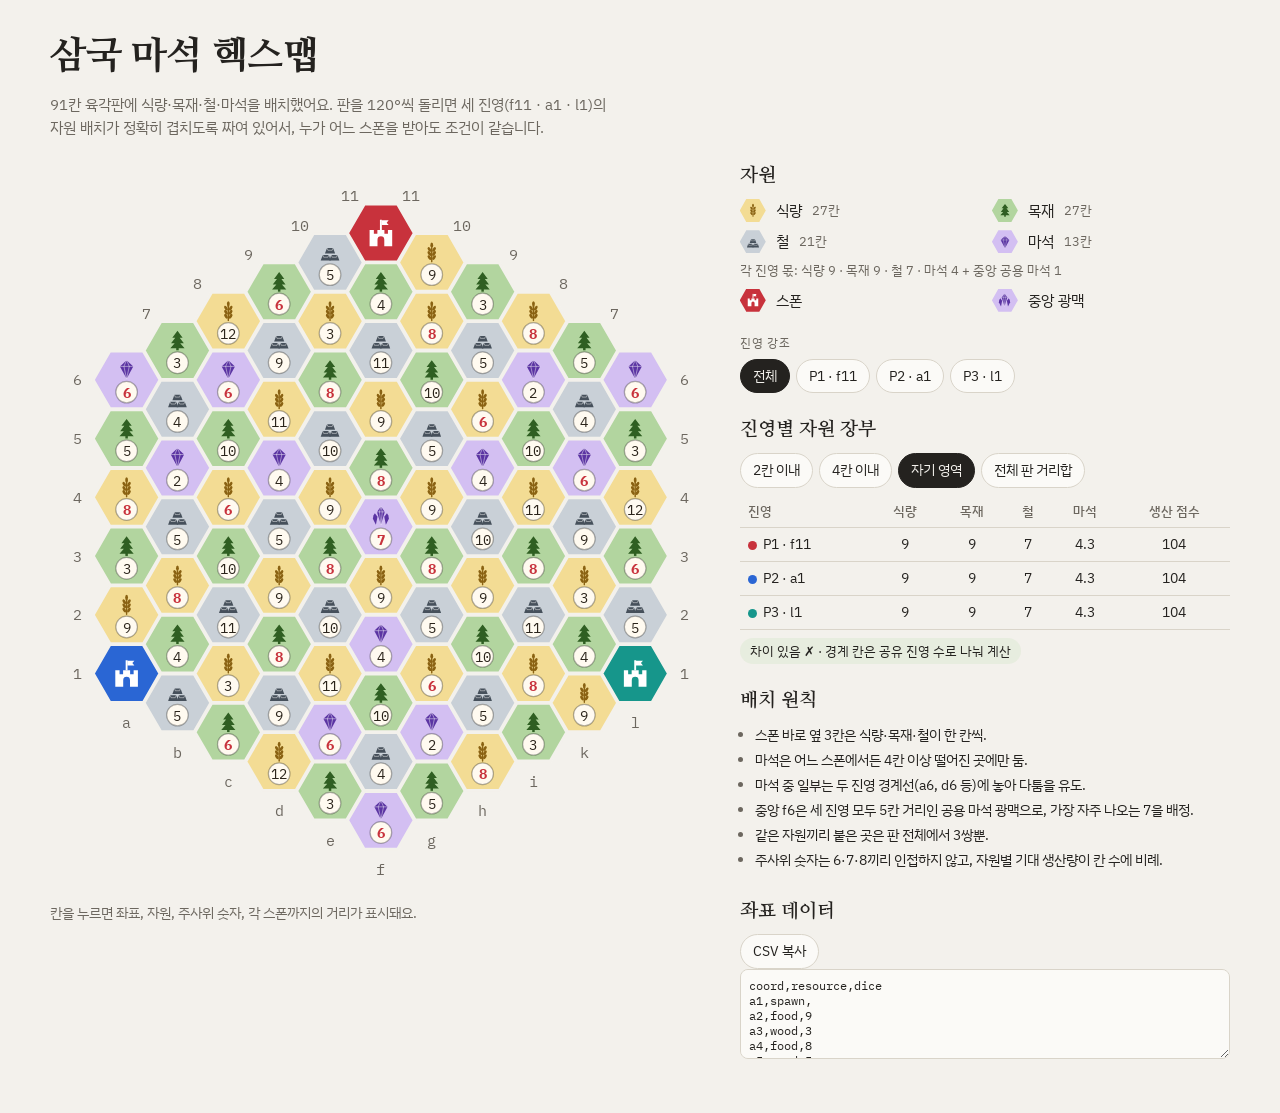
<file: 삼국 마석 헥스맵2 (1).html>
<!doctype html><html><head><meta charset=utf8><meta name=viewport content="width=device-width,initial-scale=1,viewport-fit=cover"><style>:root{color-scheme:light;box-sizing:border-box;padding-top:env(safe-area-inset-top,0px);padding-bottom:env(safe-area-inset-bottom,0px)}html{scroll-padding-top:env(safe-area-inset-top,0px)}body{margin:0;padding:0;font:14px -apple-system,BlinkMacSystemFont,sans-serif;background:#faf9f5;color:#141413}img{max-width:100%}[hidden]:not([hidden=until-found i]){display:none!important}</style></head><body>
<title>삼국 마석 헥스맵</title>
<link rel="preconnect" href="https://fonts.googleapis.com">
<link rel="stylesheet" href="https://fonts.googleapis.com/css2?family=Nanum+Myeongjo:wght@700;800&family=IBM+Plex+Sans+KR:wght@400;500;600&family=IBM+Plex+Mono:wght@500&display=swap">
<style>
/* Layout: board on the left as the hero, controls + fairness ledger on the right; stacks on phones */
:root{
  --bg:#f3f1ec; --panel:#fbfaf7; --ink:#24221f; --muted:#6c675f; --line:#d9d4c9;
  --food:#f3dc94; --wood:#b2d59f; --iron:#c9d0d7; --mana:#d3bff2;
  --food-ink:#8a6212; --wood-ink:#2f5f22; --iron-ink:#46505b; --mana-ink:#5b34a3;
  --p1:#c8323c; --p2:#2a66d4; --p3:#16968b;
  --token:#fffaf0; --token-ink:#2b241b; --hot:#c8323c;
  --font-display:"Nanum Myeongjo", "Noto Serif KR", serif;
  --font-body:"IBM Plex Sans KR", "Apple SD Gothic Neo", "Malgun Gothic", sans-serif;
  --font-mono:"IBM Plex Mono", ui-monospace, monospace;
}
@media (prefers-color-scheme: dark){:root:not([data-theme="light"]){
  --bg:#1b1a19; --panel:#232220; --ink:#ece8e1; --muted:#a29c92; --line:#3a3733;
  --food:#d8c27f; --wood:#98bc85; --iron:#aeb6bf; --mana:#b9a2e3;
  --food-ink:#55400f; --wood-ink:#22441a; --iron-ink:#323a43; --mana-ink:#43257c;
  --p1:#e0505a; --p2:#4d86ee; --p3:#2bb3a6; --token:#f5efe2; --token-ink:#2b241b; --hot:#ff6b72; color-scheme:dark}}
:root[data-theme="dark"]{
  --bg:#1b1a19; --panel:#232220; --ink:#ece8e1; --muted:#a29c92; --line:#3a3733;
  --food:#d8c27f; --wood:#98bc85; --iron:#aeb6bf; --mana:#b9a2e3;
  --food-ink:#55400f; --wood-ink:#22441a; --iron-ink:#323a43; --mana-ink:#43257c;
  --p1:#e0505a; --p2:#4d86ee; --p3:#2bb3a6; --token:#f5efe2; --token-ink:#2b241b; --hot:#ff6b72; color-scheme:dark}
body{background:var(--bg);color:var(--ink);font-family:var(--font-body);font-size:15px;line-height:1.55}
.wrap{max-width:1180px;margin:0 auto;padding-inline:20px;padding-block:28px 48px}
header h1{font-family:var(--font-display);font-weight:800;font-size:clamp(26px,4vw,38px);margin:0;text-wrap:balance;letter-spacing:-.01em}
header p{margin:.4em 0 0;color:var(--muted);max-width:62ch}
.grid{display:grid;grid-template-columns:minmax(0,1.35fr) minmax(0,1fr);gap:28px;margin-top:22px;align-items:start}
@media (max-width:880px){.grid{grid-template-columns:1fr}}
.board{min-width:0}
.board svg{width:100%;height:auto;display:block}
.hex{stroke:var(--bg);stroke-width:2.2;cursor:pointer;transition:opacity .15s}
.hex:hover,.hex.sel{stroke:var(--ink);stroke-width:2.6}
.ico{pointer-events:none}
.facet{fill:none;stroke:rgba(255,255,255,.45);stroke-width:1.1;stroke-linejoin:round}
.axis{font-family:var(--font-mono);font-size:12px;fill:var(--muted);text-anchor:middle;dominant-baseline:central}
.tok circle{fill:var(--token);stroke:rgba(0,0,0,.3)}
.tok text{font-family:var(--font-mono);font-size:11px;fill:var(--token-ink);text-anchor:middle;dominant-baseline:central;pointer-events:none}
.tok text.hot{fill:var(--hot);font-weight:700}
.tok{pointer-events:none}
.dim{opacity:.18}
.info{margin-top:10px;min-height:2.6em;font-size:14px;color:var(--muted);font-variant-numeric:tabular-nums}
.info b{color:var(--ink)}
aside{display:flex;flex-direction:column;gap:22px;min-width:0}
h2{font-family:var(--font-display);font-size:19px;margin:0 0 8px;font-weight:700}
.legend{display:grid;grid-template-columns:repeat(2,minmax(0,1fr));gap:8px 14px}
.lg{display:flex;align-items:center;gap:10px}
.sw{display:grid;place-items:center;width:26px;height:23px;clip-path:polygon(25% 0,75% 0,100% 50%,75% 100%,25% 100%,0 50%);flex:none}
.lg small{color:var(--muted);font-variant-numeric:tabular-nums}
.controls{display:flex;flex-wrap:wrap;gap:8px}
.seg{display:flex;flex-wrap:wrap;gap:6px}
button,.chip{font:inherit;font-size:13.5px;border:1px solid var(--line);background:var(--panel);color:var(--ink);padding:6px 12px;border-radius:999px;cursor:pointer}
button[aria-pressed="true"]{background:var(--ink);color:var(--bg);border-color:var(--ink)}
button:focus-visible{outline:2px solid var(--mana);outline-offset:2px}
.lab{font-size:12px;letter-spacing:.06em;color:var(--muted);margin:0 0 6px}
.tblwrap{overflow-x:auto}
table{border-collapse:collapse;width:100%;font-variant-numeric:tabular-nums;font-size:13.5px}
th,td{padding:6px 8px;text-align:center;border-bottom:1px solid var(--line);white-space:nowrap}
th{font-weight:500;color:var(--muted);font-size:12.5px}
td:first-child,th:first-child{text-align:left}
.pdot{display:inline-block;width:9px;height:9px;border-radius:50%;margin-right:6px;vertical-align:middle}
.ok{display:inline-block;margin-top:8px;font-size:13px;padding:3px 10px;border-radius:999px;background:color-mix(in srgb,var(--wood) 18%,transparent);color:var(--ink)}
.notes{margin:0;padding-left:1.1em;color:var(--ink);font-size:14px}
.notes li{margin:.25em 0}
.notes li::marker{color:var(--muted)}
.copyrow{display:flex;gap:8px;align-items:center;flex-wrap:wrap}
textarea{width:100%;box-sizing:border-box;height:90px;font-family:var(--font-mono);font-size:12px;background:var(--panel);color:var(--ink);border:1px solid var(--line);border-radius:8px;padding:8px}
@media (prefers-reduced-motion:reduce){.hex{transition:none}}
</style>

<div class="wrap">
  <header>
    <h1>삼국 마석 헥스맵</h1>
    <p>91칸 육각판에 식량·목재·철·마석을 배치했어요. 판을 120°씩 돌리면 세 진영(f11 · a1 · l1)의 자원 배치가 정확히 겹치도록 짜여 있어서, 누가 어느 스폰을 받아도 조건이 같습니다.</p>
  </header>

  <div class="grid">
    <section class="board">
      <svg id="svg" role="img" aria-label="자원이 배치된 육각 보드"></svg>
      <div class="info" id="info">칸을 누르면 좌표, 자원, 주사위 숫자, 각 스폰까지의 거리가 표시돼요.</div>
    </section>

    <aside>
      <div>
        <h2>자원</h2>
        <div class="legend" id="legend"></div>
      </div>

      <div>
        <p class="lab">진영 강조</p>
        <div class="seg" id="view">
          <button data-v="all" aria-pressed="true">전체</button>
          <button data-v="0" aria-pressed="false">P1 · f11</button>
          <button data-v="1" aria-pressed="false">P2 · a1</button>
          <button data-v="2" aria-pressed="false">P3 · l1</button>
        </div>
      </div>

      <div>
        <h2>진영별 자원 장부</h2>
        <div class="seg" id="band" style="margin-bottom:8px">
          <button data-b="2" aria-pressed="false">2칸 이내</button>
          <button data-b="4" aria-pressed="false">4칸 이내</button>
          <button data-b="zone" aria-pressed="true">자기 영역</button>
          <button data-b="99" aria-pressed="false">전체 판 거리합</button>
        </div>
        <div class="tblwrap"><table id="tbl"></table></div>
        <span class="ok" id="ok"></span>
      </div>

      <div>
        <h2>배치 원칙</h2>
        <ul class="notes">
          <li>스폰 바로 옆 3칸은 식량·목재·철이 한 칸씩.</li>
          <li>마석은 어느 스폰에서든 4칸 이상 떨어진 곳에만 둠.</li>
          <li>마석 중 일부는 두 진영 경계선(a6, d6 등)에 놓아 다툼을 유도.</li>
          <li>중앙 f6은 세 진영 모두 5칸 거리인 공용 마석 광맥으로, 가장 자주 나오는 7을 배정.</li>
          <li>같은 자원끼리 붙은 곳은 판 전체에서 3쌍뿐.</li>
          <li>주사위 숫자는 6·7·8끼리 인접하지 않고, 자원별 기대 생산량이 칸 수에 비례.</li>
        </ul>
      </div>

      <div>
        <h2>좌표 데이터</h2>
        <div class="copyrow"><button id="copy">CSV 복사</button><span id="copied" class="lab" style="margin:0"></span></div>
        <textarea id="csv" readonly aria-label="좌표별 자원 CSV"></textarea>
      </div>
    </aside>
  </div>
</div>

<script>
const DATA = {"f11":["S",null],"a1":["S",null],"l1":["S",null],"g10":["F",9],"a2":["F",9],"k1":["F",9],"h9":["W",3],"a3":["W",3],"i1":["W",3],"i8":["F",8],"a4":["F",8],"h1":["F",8],"k7":["W",5],"a5":["W",5],"g1":["W",5],"a6":["M",6],"f1":["M",6],"l6":["M",6],"e10":["I",5],"b1":["I",5],"l2":["I",5],"f10":["W",4],"b2":["W",4],"k2":["W",4],"g9":["F",8],"b3":["F",8],"i2":["F",8],"h8":["I",5],"b4":["I",5],"h2":["I",5],"i7":["M",2],"b5":["M",2],"g2":["M",2],"b6":["I",4],"f2":["I",4],"k6":["I",4],"b7":["W",3],"e1":["W",3],"l5":["W",3],"d9":["W",6],"c1":["W",6],"l3":["W",6],"e9":["F",3],"c2":["F",3],"k3":["F",3],"f9":["I",11],"c3":["I",11],"i3":["I",11],"g8":["W",10],"c4":["W",10],"h3":["W",10],"h7":["F",6],"c5":["F",6],"g3":["F",6],"c6":["W",10],"f3":["W",10],"i6":["W",10],"c7":["M",6],"e2":["M",6],"k5":["M",6],"c8":["F",12],"d1":["F",12],"l4":["F",12],"d8":["I",9],"d2":["I",9],"k4":["I",9],"e8":["W",8],"d3":["W",8],"i4":["W",8],"f8":["F",9],"d4":["F",9],"h4":["F",9],"g7":["I",5],"d5":["I",5],"g4":["I",5],"d6":["M",4],"f4":["M",4],"h6":["M",4],"d7":["F",11],"e3":["F",11],"i5":["F",11],"e7":["I",10],"e4":["I",10],"h5":["I",10],"f7":["W",8],"e5":["W",8],"g5":["W",8],"e6":["F",9],"f5":["F",9],"g6":["F",9],"f6":["M",7]};
const FILES = "abcdefghikl";
const RES = {
  F:{name:"식량",g:"식",c:"--food",k:"--food-ink"},
  W:{name:"목재",g:"목",c:"--wood",k:"--wood-ink"},
  I:{name:"철",g:"철",c:"--iron",k:"--iron-ink"},
  M:{name:"마석",g:"마",c:"--mana",k:"--mana-ink"},
};
const SPAWNS = ["f11","a1","l1"];
const PCOL = ["--p1","--p2","--p3"];
const PIP = {2:1,3:2,4:3,5:4,6:5,7:6,8:5,9:4,10:3,11:2,12:1};

const cells = {};
FILES.split("").forEach((f,qi)=>{
  const x = qi-5, n = 11-Math.abs(x);
  for(let r=1;r<=n;r++){
    const y = 2*r-12+Math.abs(x);
    const q=x, rr=(-y-x)/2, s=-q-rr;
    cells[f+r] = {id:f+r, f, r, x, y, cube:[q,rr,s], t:DATA[f+r][0], n:DATA[f+r][1]};
  }
});
const dist=(a,b)=>Math.max(...a.map((v,i)=>Math.abs(v-b[i])));
Object.values(cells).forEach(c=>{
  c.d = SPAWNS.map(s=>dist(c.cube, cells[s].cube));
  const m = Math.min(...c.d);
  c.owners = c.d.map((v,i)=>v===m?i:-1).filter(i=>i>=0);
});

const R = 27, SQ = Math.sqrt(3)/2, PAD = 34;
const W = 15*R + 2*R + 2*PAD, H = 20*SQ*R + 2*SQ*R + 2*PAD;
const cx = W/2, cy = H/2;
const px = c => cx + c.x*1.5*R, py = c => cy - c.y*SQ*R;
const hexPts = (X,Y,r)=>[0,1,2,3,4,5].map(k=>{const a=Math.PI/3*k;return (X+r*Math.cos(a)).toFixed(1)+","+(Y+r*Math.sin(a)).toFixed(1)}).join(" ");

const svg = document.getElementById("svg");
svg.setAttribute("viewBox",`0 0 ${W.toFixed(0)} ${H.toFixed(0)}`);
const NS="http://www.w3.org/2000/svg";
const el=(t,a,p)=>{const e=document.createElementNS(NS,t);for(const k in a)e.setAttribute(k,a[k]);(p||svg).appendChild(e);return e};

svg.innerHTML = `<defs>
<symbol id="i-F" viewBox="0 0 24 24"><path d="M12 23V7" stroke="currentColor" stroke-width="1.6" fill="none" stroke-linecap="round"/><g fill="currentColor"><ellipse cx="12" cy="4.2" rx="1.6" ry="3"/><ellipse cx="9.4" cy="9" rx="1.6" ry="3" transform="rotate(-32 9.4 9)"/><ellipse cx="14.6" cy="9" rx="1.6" ry="3" transform="rotate(32 14.6 9)"/><ellipse cx="9.4" cy="13.6" rx="1.6" ry="3" transform="rotate(-32 9.4 13.6)"/><ellipse cx="14.6" cy="13.6" rx="1.6" ry="3" transform="rotate(32 14.6 13.6)"/><ellipse cx="9.4" cy="18.2" rx="1.6" ry="3" transform="rotate(-32 9.4 18.2)"/><ellipse cx="14.6" cy="18.2" rx="1.6" ry="3" transform="rotate(32 14.6 18.2)"/></g></symbol>
<symbol id="i-W" viewBox="0 0 24 24"><path fill="currentColor" d="M12 1.5 6.2 9.2h3.3L4.8 15.4h4.1L4 21h16l-4.9-5.6h4.1l-4.7-6.2h3.3Z"/><rect x="10.6" y="20" width="2.8" height="3.5" fill="currentColor"/></symbol>
<symbol id="i-I" viewBox="0 0 24 24"><g fill="currentColor"><path d="M6.3 13.6 8.6 7.4h6.8l2.3 6.2Z"/><path d="M1.5 21.5 3.8 15.2h6.8l2.3 6.3Z"/><path d="M11.1 21.5l2.3-6.3h6.8l2.3 6.3Z"/></g><path class="facet" d="M8.6 7.4 9.6 10h4.8l1-2.6M3.8 15.2l1 2.6h4.8l1-2.6M13.4 15.2l1 2.6h4.8l1-2.6"/></symbol>
<symbol id="i-M" viewBox="0 0 24 24"><path fill="currentColor" d="M12 1.5 19.5 8.5 12 22.5 4.5 8.5Z"/><path class="facet" d="M4.5 8.5h15M12 1.5 9 8.5l3 14 3-14Z"/></symbol>
<symbol id="i-S" viewBox="0 0 24 24"><path fill="currentColor" d="M3 22.5V9.5h3.4v3h2.8v-3h5.6v3h2.8v-3H21v13h-6.3v-5.2a2.7 2.7 0 0 0-5.4 0v5.2Z"/><path d="M12 9.5V1.5" stroke="currentColor" stroke-width="1.5"/><path fill="currentColor" d="M12.6 1.8h5.6l-1.6 1.9 1.6 1.9h-5.6Z"/></symbol>
<symbol id="i-C" viewBox="0 0 24 24"><g fill="currentColor"><path d="M12 .8 16.4 7 12 21.5 7.6 7Z"/><path d="M5.2 8.5 8.2 12.4 6.4 21.5 3 14.8 3.6 11Z"/><path d="M18.8 8.5 15.8 12.4 17.6 21.5 21 14.8 20.4 11Z"/></g><path class="facet" d="M7.6 7h8.8M12 .8 10.4 7 12 21.5 13.6 7Z"/></symbol>
</defs>`;
const nodes = {};
Object.values(cells).forEach(c=>{
  const g = el("g",{});
  const X=px(c), Y=py(c);
  const fill = c.t==="S" ? `var(${PCOL[SPAWNS.indexOf(c.id)]})` : `var(${RES[c.t].c})`;
  const h = el("polygon",{points:hexPts(X,Y,R-0.5),class:"hex",fill,tabindex:"0","aria-label":c.id},g);
  const key = c.id==="f6" ? "C" : c.t;
  const big = c.n ? 0 : 1;
  const sz = big ? (c.id==="f6"?28:24) : 17;
  const iy = big ? Y - sz/2 : Y - R*0.62;
  el("use",{href:"#i-"+key,x:X-sz/2,y:iy,width:sz,height:sz,class:"ico",style:"color:"+(c.t==="S"?"#fff":`var(${RES[c.t].k})`)},g);
  const tok = el("g",{class:"tok"},g);
  if(c.n){
    el("circle",{cx:X,cy:Y+R*0.36,r:8.6},tok);
    const tt = el("text",{x:X,y:Y+R*0.36+0.5,class:(c.n===6||c.n===7||c.n===8)?"hot":""},tok); tt.textContent=c.n;
  }
  h.addEventListener("click",()=>select(c.id));
  h.addEventListener("keydown",e=>{if(e.key==="Enter"||e.key===" "){e.preventDefault();select(c.id)}});
  nodes[c.id]={g,h};
});
// axis labels: files along bottom edges, ranks along sides
FILES.split("").forEach((f,qi)=>{
  const c = cells[f+"1"];
  el("text",{x:px(c),y:py(c)+R*1.45,class:"axis"}).textContent=f;
});
for(let r=1;r<=6;r++){
  const a=cells["a"+r], l=cells["l"+r];
  el("text",{x:px(a)-R*1.45,y:py(a),class:"axis"}).textContent=r;
  el("text",{x:px(l)+R*1.45,y:py(l),class:"axis"}).textContent=r;
}
for(let r=7;r<=11;r++){
  const fl = FILES[r-6], fr = FILES[16-r];
  const a=cells[fl+r], b=cells[fr+r];
  el("text",{x:px(a)-R*0.9,y:py(a)-R*1.1,class:"axis"}).textContent=r;
  el("text",{x:px(b)+R*0.9,y:py(b)-R*1.1,class:"axis"}).textContent=r;
}

// state
let view="all", band="zone", sel=null;
function apply(){
  Object.values(cells).forEach(c=>{
    const n=nodes[c.id];
    const inView = view==="all" || c.owners.includes(+view);
    n.g.classList.toggle("dim", !inView);
    n.h.classList.toggle("sel", sel===c.id);
  });
}
function select(id){
  sel=id; const c=cells[id];
  const what = c.t==="S" ? `P${SPAWNS.indexOf(id)+1} 스폰` : (id==="f6"?"공용 마석 광맥":RES[c.t].name);
  const num = c.n ? ` · 숫자 <b>${c.n}</b> (${PIP[c.n]}점)` : "";
  const own = c.owners.length>1 ? `경계 칸 (P${c.owners.map(i=>i+1).join("·P")} 공유)` : `P${c.owners[0]+1} 영역`;
  document.getElementById("info").innerHTML = `<b>${id}</b> · ${what}${num}<br>거리 P1 ${c.d[0]} · P2 ${c.d[1]} · P3 ${c.d[2]} — ${own}`;
  apply();
}
document.querySelectorAll("#view button").forEach(b=>b.onclick=()=>{
  view=b.dataset.v; document.querySelectorAll("#view button").forEach(x=>x.setAttribute("aria-pressed",x===b)); apply();
});
document.querySelectorAll("#band button").forEach(b=>b.onclick=()=>{
  band=b.dataset.b; document.querySelectorAll("#band button").forEach(x=>x.setAttribute("aria-pressed",x===b)); ledger();
});

// legend with totals
const tot={F:0,W:0,I:0,M:0};
Object.values(cells).forEach(c=>{if(tot[c.t]!==undefined)tot[c.t]++});
document.getElementById("legend").innerHTML = Object.entries(RES).map(([k,v])=>
  `<div class="lg"><span class="sw" style="background:var(${v.c})"><svg viewBox="0 0 24 24" width="14" height="14" style="color:var(${v.k})"><use href="#i-${k}"/></svg></span><span>${v.name}</span><small>${tot[k]}칸</small></div>`).join("") +
  `<div class="lg" style="grid-column:1/-1"><small>각 진영 몫: 식량 9 · 목재 9 · 철 7 · 마석 4 + 중앙 공용 마석 1</small></div>`+
  `<div class="lg"><span class="sw" style="background:var(--p1)"><svg viewBox="0 0 24 24" width="14" height="14" style="color:#fff"><use href="#i-S"/></svg></span><span>스폰</span></div>`+
  `<div class="lg"><span class="sw" style="background:var(--mana)"><svg viewBox="0 0 24 24" width="15" height="15" style="color:var(--mana-ink)"><use href="#i-C"/></svg></span><span>중앙 광맥</span></div>`;

// ledger
function ledger(){
  const rows = SPAWNS.map((s,p)=>{
    const cnt={F:0,W:0,I:0,M:0}, pip={F:0,W:0,I:0,M:0}; 
    Object.values(cells).forEach(c=>{
      if(!(c.t in cnt)) return;
      let take;
      if(band==="zone") take = c.owners.includes(p) ? 1/c.owners.length : 0;
      else if(band==="99") take = 0;
      else take = c.d[p] <= +band ? 1 : 0;
      if(band==="99"){ cnt[c.t]+=c.d[p]; return; }
      cnt[c.t]+=take; if(c.n) pip[c.t]+=take*PIP[c.n];
    });
    return {p,cnt,pip};
  });
  const fmt=v=>Number.isInteger(v)?v:v.toFixed(1);
  const sig = rows.map(r=>JSON.stringify([r.cnt,r.pip]));
  const same = sig.every(x=>x===sig[0]);
  let head = band==="99"
    ? `<tr><th>진영</th>${Object.values(RES).map(v=>`<th>${v.name}<br>거리 합</th>`).join("")}</tr>`
    : `<tr><th>진영</th>${Object.values(RES).map(v=>`<th>${v.name}</th>`).join("")}<th>생산 점수</th></tr>`;
  const body = rows.map(r=>{
    const name=`<span class="pdot" style="background:var(${PCOL[r.p]})"></span>P${r.p+1} · ${SPAWNS[r.p]}`;
    if(band==="99") return `<tr><td>${name}</td>${Object.keys(RES).map(k=>`<td>${fmt(r.cnt[k])}</td>`).join("")}</tr>`;
    const ps=Object.values(r.pip).reduce((a,b)=>a+b,0);
    return `<tr><td>${name}</td>${Object.keys(RES).map(k=>`<td>${fmt(r.cnt[k])}</td>`).join("")}<td>${fmt(ps)}</td></tr>`;
  }).join("");
  document.getElementById("tbl").innerHTML = head+body;
  const note = band==="zone" ? "경계 칸은 공유 진영 수로 나눠 계산" : band==="99" ? "각 자원까지의 거리 총합" : "스폰에서 지정 거리 이내";
  document.getElementById("ok").textContent = (same?"세 진영 동일 ✓ ":"차이 있음 ✗ ") + "· " + note;
}

// csv
const order = Object.values(cells).sort((a,b)=>a.f===b.f?a.r-b.r:FILES.indexOf(a.f)-FILES.indexOf(b.f));
const csv = "coord,resource,dice\n"+order.map(c=>`${c.id},${c.t==="S"?"spawn":({F:"food",W:"wood",I:"iron",M:"mana"})[c.t]},${c.n??""}`).join("\n");
const ta=document.getElementById("csv"); ta.value=csv;
document.getElementById("copy").onclick=()=>{
  const done=m=>document.getElementById("copied").textContent=m;
  navigator.clipboard.writeText(csv).then(()=>done("복사됨")).catch(()=>{ta.focus();ta.select();done("선택됨 · Ctrl+C로 복사")});
};

apply(); ledger();
</script>

</body></html>
</file>
